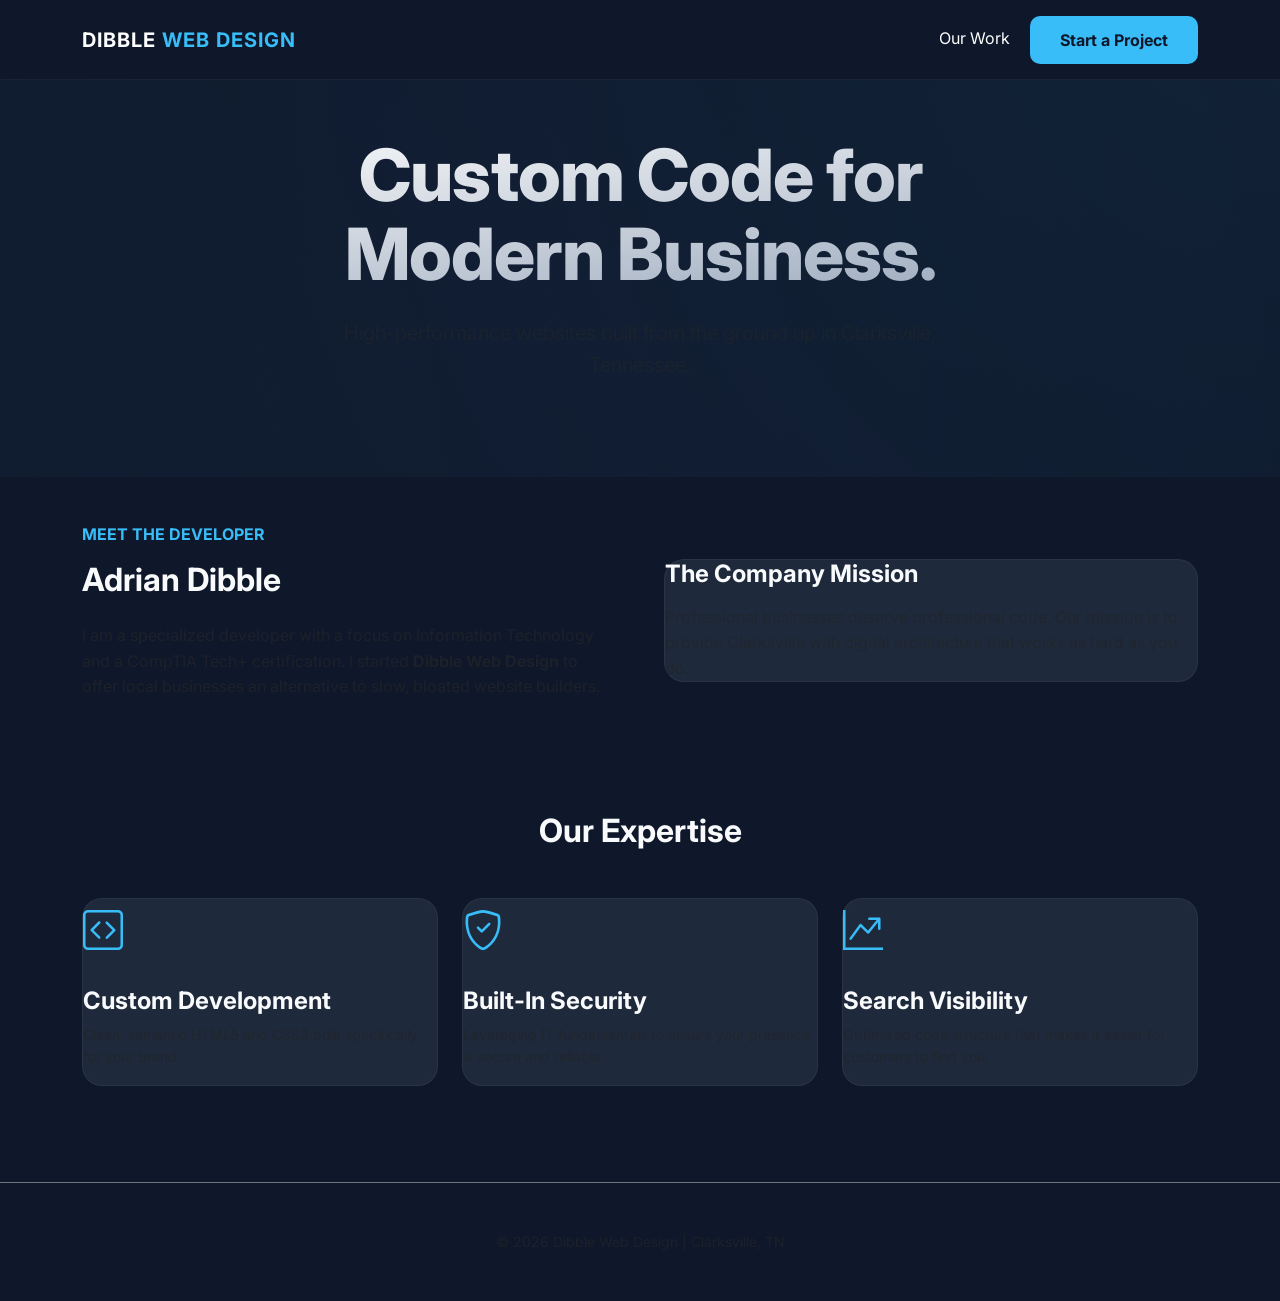
<file: index.html>
<!DOCTYPE html>
<html lang="en">
<head>
    <meta charset="UTF-8">
    <meta name="viewport" content="width=device-width, initial-scale=1.0">
    <title>Dibble Web Design | Professional Development</title>
    <link href="https://fonts.googleapis.com/css2?family=Inter:wght@400;600;800&display=swap" rel="stylesheet">
    <link href="https://cdn.jsdelivr.net/npm/bootstrap@5.1.3/dist/css/bootstrap.min.css" rel="stylesheet">
    <link rel="stylesheet" href="https://cdn.jsdelivr.net/npm/bootstrap-icons@1.9.1/font/bootstrap-icons.css">
    <link rel="stylesheet" href="css/style.css">
</head>
<body>

    <nav class="navbar navbar-expand-lg navbar-dark fixed-top">
        <div class="container">
            <a class="navbar-brand fw-bold" href="index.html">DIBBLE <span class="text-accent">WEB DESIGN</span></a>
            <div class="ms-auto">
                <a href="work.html" class="nav-link d-inline-block text-white me-3">Our Work</a>
                <a href="commission.html" class="btn btn-primary">Start a Project</a>
            </div>
        </div>
    </nav>

    <header class="hero-section text-center">
        <div class="container">
            <h1 class="display-2">Custom Code for<br>Modern Business.</h1>
            <p class="lead text-muted mx-auto mt-3" style="max-width: 650px;">High-performance websites built from the ground up in Clarksville, Tennessee.</p>
        </div>
    </header>

    <section class="py-5">
        <div class="container">
            <div class="row g-5 align-items-center">
                <div class="col-lg-6">
                    <h6 class="text-accent fw-bold text-uppercase mb-3">Meet the Developer</h6>
                    <h2 class="fw-bold mb-4">Adrian Dibble</h2>
                    <p class="text-muted">I am a specialized developer with a focus on Information Technology and a CompTIA Tech+ certification. I started <strong>Dibble Web Design</strong> to offer local businesses an alternative to slow, bloated website builders.</p>
                </div>
                <div class="col-lg-6">
                    <div class="prof-card">
                        <h4 class="fw-bold mb-3">The Company Mission</h4>
                        <p class="text-muted mb-0">Professional businesses deserve professional code. Our mission is to provide Clarksville with digital architecture that works as hard as you do.</p>
                    </div>
                </div>
            </div>
        </div>
    </section>

    <section class="py-5">
        <div class="container">
            <h2 class="text-center fw-bold mb-5">Our Expertise</h2>
            <div class="row g-4">
                <div class="col-md-4">
                    <div class="prof-card h-100">
                        <i class="bi bi-code-square text-accent fs-1"></i>
                        <h4 class="mt-4 fw-bold">Custom Development</h4>
                        <p class="text-muted small">Clean, semantic HTML5 and CSS3 built specifically for your brand.</p>
                    </div>
                </div>
                <div class="col-md-4">
                    <div class="prof-card h-100">
                        <i class="bi bi-shield-check text-accent fs-1"></i>
                        <h4 class="mt-4 fw-bold">Built-In Security</h4>
                        <p class="text-muted small">Leveraging IT fundamentals to ensure your presence is secure and reliable.</p>
                    </div>
                </div>
                <div class="col-md-4">
                    <div class="prof-card h-100">
                        <i class="bi bi-graph-up-arrow text-accent fs-1"></i>
                        <h4 class="mt-4 fw-bold">Search Visibility</h4>
                        <p class="text-muted small">Optimized code structure that makes it easier for customers to find you.</p>
                    </div>
                </div>
            </div>
        </div>
    </section>

    <footer class="py-5 text-center border-top border-secondary mt-5">
        <p class="text-muted small mb-0">&copy; 2026 Dibble Web Design | Clarksville, TN</p>
    </footer>

</body>
</html>
</file>
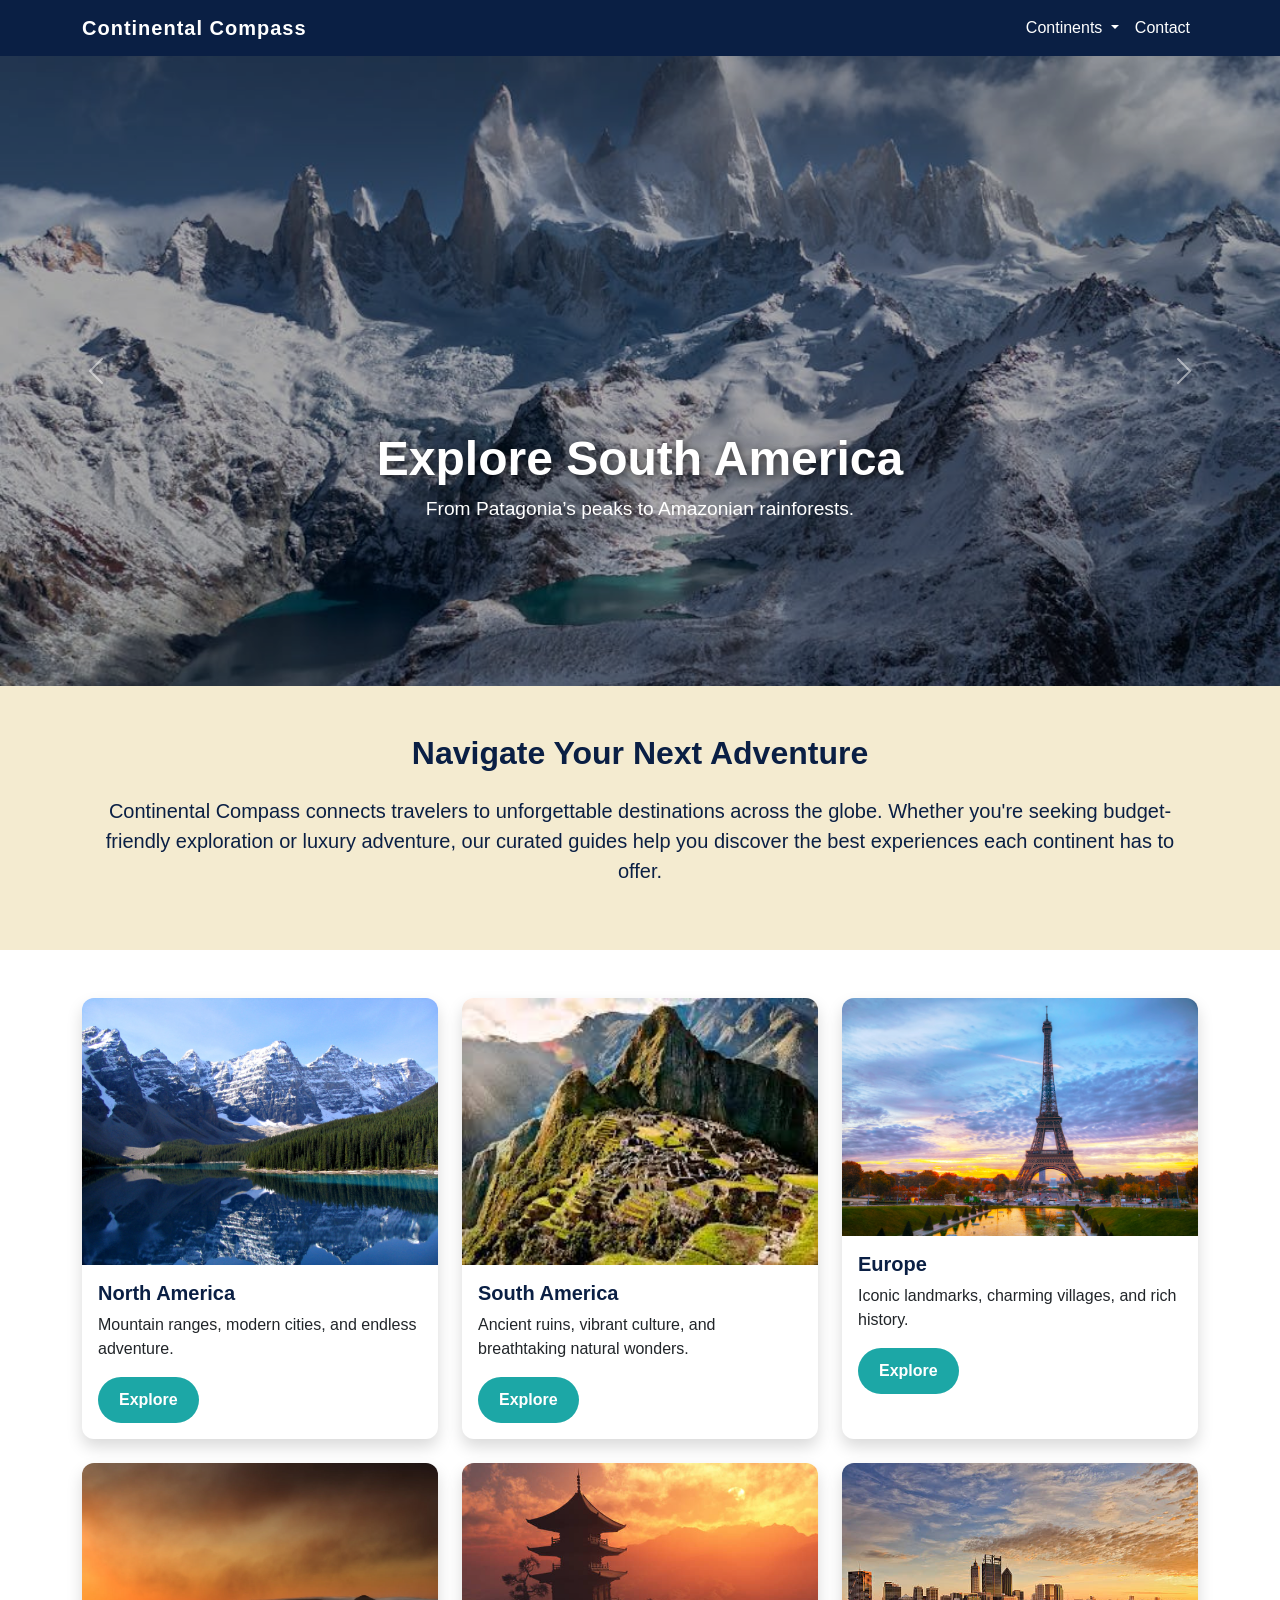
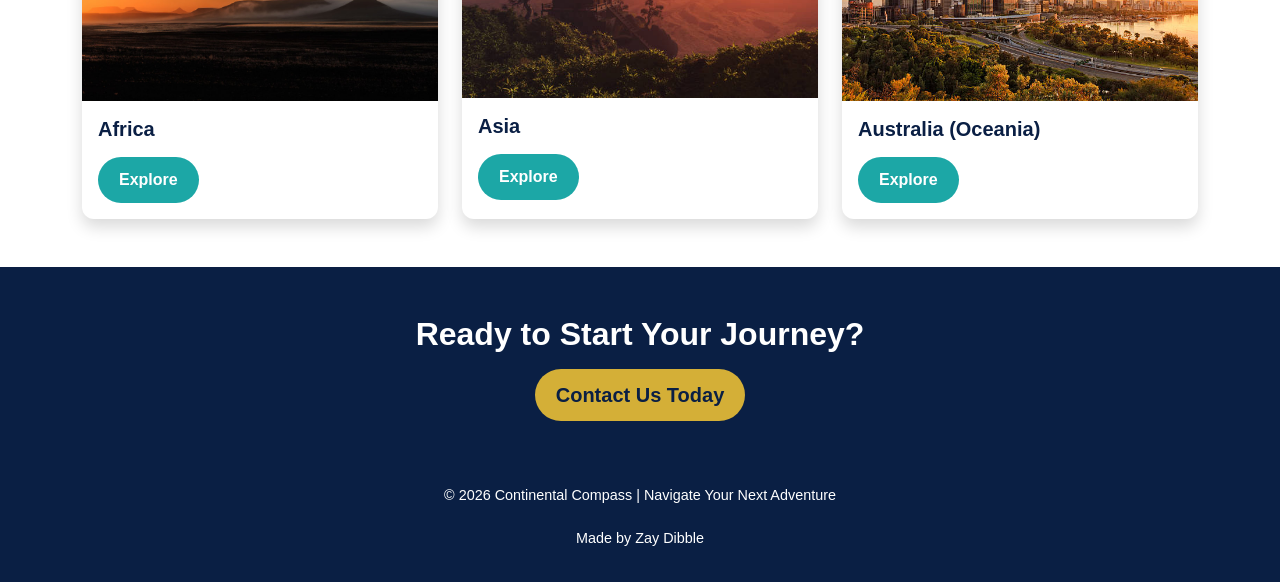
<file: assets/projects/continental-compass/index.html>
<!DOCTYPE html>
<html lang="en">
<head>
    <meta charset="UTF-8">
    <meta name="viewport" content="width=device-width, initial-scale=1.0">
    <title>Continental Compass</title>

    <!-- Bootstrap CSS -->
    <link href="https://cdn.jsdelivr.net/npm/bootstrap@5.1.3/dist/css/bootstrap.min.css" rel="stylesheet" integrity="sha384-1BmE4kWBq78iYhFldvKuhfTAU6auU8tT94WrHftjDbrCEXSU1oBoqyl2QvZ6jIW3" crossorigin="anonymous">
    <link rel="stylesheet" href="https://cdn.jsdelivr.net/npm/bootstrap-icons@1.9.1/font/bootstrap-icons.css">
    
    <!-- Bootstrap JavaScript -->
    <script src="https://cdn.jsdelivr.net/npm/bootstrap@5.1.3/dist/js/bootstrap.bundle.min.js" integrity="sha384-ka7Sk0Gln4gmtz2MlQnikT1wXgYsOg+OMhuP+IlRH9sENBO0LRn5q+8nbTov4+1p" crossorigin="anonymous"></script>
        
    <!-- Personal CSS -->
    <link rel="stylesheet" href="style.css" type="text/css">
</head>

<body>

<!-- ================= NAVBAR ================= -->
<nav class="navbar navbar-expand-lg navbar-dark" style="background-color:#0A1F44;">
  <div class="container">
    <a class="navbar-brand fw-bold" href="index.html">
      Continental Compass
    </a>

    <button class="navbar-toggler" type="button"
      data-bs-toggle="collapse"
      data-bs-target="#navbarNav"
      aria-controls="navbarNav"
      aria-expanded="false"
      aria-label="Toggle navigation">
      <span class="navbar-toggler-icon"></span>
    </button>

    <div class="collapse navbar-collapse" id="navbarNav">
      <ul class="navbar-nav ms-auto">

        <!-- Dropdown -->
        <li class="nav-item dropdown">
          <a class="nav-link dropdown-toggle" href="#" role="button"
             data-bs-toggle="dropdown" aria-expanded="false">
            Continents
          </a>
          <ul class="dropdown-menu">
            <li><a class="dropdown-item" href="zia.html">North America</a></li>
            <li><a class="dropdown-item" href="adrian.html">South America</a></li>
            <li><a class="dropdown-item" href="anthony.html">Europe</a></li>
            <li><a class="dropdown-item" href="kyle.html">Africa</a></li>
            <li><a class="dropdown-item" href="kel.html">Asia</a></li>
            <li><a class="dropdown-item" href="Frank.html">Australia (Oceania)</a></li>
          </ul>
        </li>

        <!-- Contact -->
        <li class="nav-item">
          <a class="nav-link" href="#"
             data-bs-toggle="modal"
             data-bs-target="#contactModal">
            Contact
          </a>
        </li>

      </ul>
    </div>
  </div>
</nav>


<!-- ================= HERO CAROUSEL ================= -->
<div id="heroCarousel" class="carousel slide" data-bs-ride="carousel">

  <div class="carousel-inner">

    <div class="carousel-item active">
      <img src="images/patagonia.jpg" class="d-block w-100 img-fluid" alt="Snow-covered Patagonia mountains in South America">
      <div class="carousel-caption d-none d-md-block">
        <h1 class="fw-bold">Explore South America</h1>
        <p>From Patagonia’s peaks to Amazonian rainforests.</p>
      </div>
    </div>

    <div class="carousel-item">
      <img src="images/santorini.jpg" class="d-block w-100 img-fluid" alt="White buildings overlooking Santorini, Greece">
      <div class="carousel-caption d-none d-md-block">
        <h1 class="fw-bold">Discover Europe</h1>
        <p>Luxury escapes and historic beauty await.</p>
      </div>
    </div>

    <div class="carousel-item">
      <img src="images/safari.jpg" class="d-block w-100 img-fluid" alt="African safari landscape at sunset">
      <div class="carousel-caption d-none d-md-block">
        <h1 class="fw-bold">Adventure Across Africa</h1>
        <p>Wild landscapes and unforgettable experiences.</p>
      </div>
    </div>

  </div>

  <button class="carousel-control-prev" type="button"
    data-bs-target="#heroCarousel" data-bs-slide="prev"
    aria-label="Previous Slide">
    <span class="carousel-control-prev-icon"></span>
  </button>

  <button class="carousel-control-next" type="button"
    data-bs-target="#heroCarousel" data-bs-slide="next"
    aria-label="Next Slide">
    <span class="carousel-control-next-icon"></span>
  </button>
</div>


<!-- ================= ABOUT SECTION ================= -->
<section class="py-5" style="background-color:#F4EBD0;">
  <div class="container text-center">
    <h2 class="mb-4" style="color:#0A1F44;">Navigate Your Next Adventure</h2>
    <p class="lead">
      Continental Compass connects travelers to unforgettable destinations across the globe.
      Whether you're seeking budget-friendly exploration or luxury adventure, our curated
      guides help you discover the best experiences each continent has to offer.
    </p>
  </div>
</section>


<!-- ================= FEATURED CONTINENTS ================= -->
<section class="py-5">
  <div class="container">
    <div class="row g-4">

      <div class="col-12 col-md-4">
        <div class="card h-100 shadow">
          <img src="images/banff.jpg" class="card-img-top img-fluid" alt="Banff National Park in Canada">
          <div class="card-body">
            <h5 class="card-title">North America</h5>
            <p class="card-text">
              Mountain ranges, modern cities, and endless adventure.
            </p>
            <a href="zia.html" class="btn" style="background-color:#1CA7A6; color:white;">
              Explore
            </a>
          </div>
        </div>
      </div>

      <div class="col-12 col-md-4">
        <div class="card h-100 shadow">
          <img src="images/machu-picchu.jpg" class="card-img-top img-fluid" alt="Machu Picchu ruins in Peru">
          <div class="card-body">
            <h5 class="card-title">South America</h5>
            <p class="card-text">
              Ancient ruins, vibrant culture, and breathtaking natural wonders.
            </p>
            <a href="adrian.html" class="btn" style="background-color:#1CA7A6; color:white;">
              Explore
            </a>
          </div>
        </div>
      </div>

      <div class="col-12 col-md-4">
        <div class="card h-100 shadow">
          <img src="images/eiffel-tower.jpg" class="card-img-top img-fluid" alt="Eiffel Tower in Paris">
          <div class="card-body">
            <h5 class="card-title">Europe</h5>
            <p class="card-text">
              Iconic landmarks, charming villages, and rich history.
            </p>
            <a href="anthony.html" class="btn" style="background-color:#1CA7A6; color:white;">
              Explore
            </a>
          </div>
        </div>
      </div>

      <div class="col-12 col-md-4">
        <div class="card h-100 shadow">
          <img src="images/african-landscape.jpg" class="card-img-top img-fluid" alt="African Landscape">
          <div class="card-body">
            <h5 class="card-title">Africa</h5>
            <p class="card-text">

            </p>
            <a href="kyle.html" class="btn" style="background-color:#1CA7A6; color:white;">
              Explore
            </a>
          </div>
        </div>
      </div>

      <div class="col-12 col-md-4">
        <div class="card h-100 shadow">
          <img src="images/Asian-landscape.jpg" class="card-img-top img-fluid" alt="Asia Landscape">
          <div class="card-body">
            <h5 class="card-title">Asia</h5>
            <p class="card-text">

            </p>
            <a href="kel.html" class="btn" style="background-color:#1CA7A6; color:white;">
              Explore
            </a>
          </div>
        </div>
      </div>

      <div class="col-12 col-md-4">
        <div class="card h-100 shadow">
          <img src="images/australia.jpg" class="card-img-top img-fluid" alt="">
          <div class="card-body">
            <h5 class="card-title">Australia (Oceania)</h5>
            <p class="card-text">

            </p>
            <a href="Frank.html" class="btn" style="background-color:#1CA7A6; color:white;">
              Explore
            </a>
          </div>
        </div>
      </div>
    </div>
  </div>
</section>


<!-- ================= CALL TO ACTION ================= -->
<section class="py-5 text-center" style="background-color:#0A1F44; color:white;">
  <div class="container">
    <h2 class="mb-3">Ready to Start Your Journey?</h2>
    <button type="button"
      class="btn btn-lg"
      style="background-color:#D4AF37; color:#0A1F44;"
      data-bs-toggle="modal"
      data-bs-target="#contactModal">
      Contact Us Today
    </button>
  </div>
</section>


<!-- ================= FOOTER ================= -->
<footer class="text-center py-3" style="background-color:#0A1F44; color:white;">
  <p class="mb-0">© 2026 Continental Compass | Navigate Your Next Adventure</p>
  <br>
  <p>Made by Zay Dibble</p>
</footer>


<!-- ================= CONTACT MODAL ================= -->
<div class="modal fade" id="contactModal" tabindex="-1" aria-labelledby="contactModalLabel" aria-hidden="true">
  <div class="modal-dialog">
    <div class="modal-content">

      <div class="modal-header">
        <h5 class="modal-title" id="contactModalLabel">Contact Continental Compass</h5>
        <button type="button" class="btn-close" data-bs-dismiss="modal" aria-label="Close"></button>
      </div>

      <div class="modal-body">
        <form>
          <div class="mb-3">
            <label for="fullName" class="form-label">Full Name</label>
            <input type="text" class="form-control" id="fullName">
          </div>

          <div class="mb-3">
            <label for="emailAddress" class="form-label">Email Address</label>
            <input type="email" class="form-control" id="emailAddress">
          </div>

          <div class="mb-3">
            <label for="destinationInterest" class="form-label">Destination Interest</label>
            <select class="form-select" id="destinationInterest">
              <option>South America</option>
              <option>Europe</option>
              <option>Africa</option>
              <option>Asia</option>
              <option>Australia</option>
            </select>
          </div>

          <div class="mb-3">
            <label for="messageText" class="form-label">Message</label>
            <textarea class="form-control" id="messageText" rows="3"></textarea>
          </div>

          <button type="submit" class="btn w-100" style="background-color:#1CA7A6; color:white;">
            Submit Inquiry
          </button>
        </form>
      </div>

    </div>
  </div>
</div>

</body>
</html>
</file>
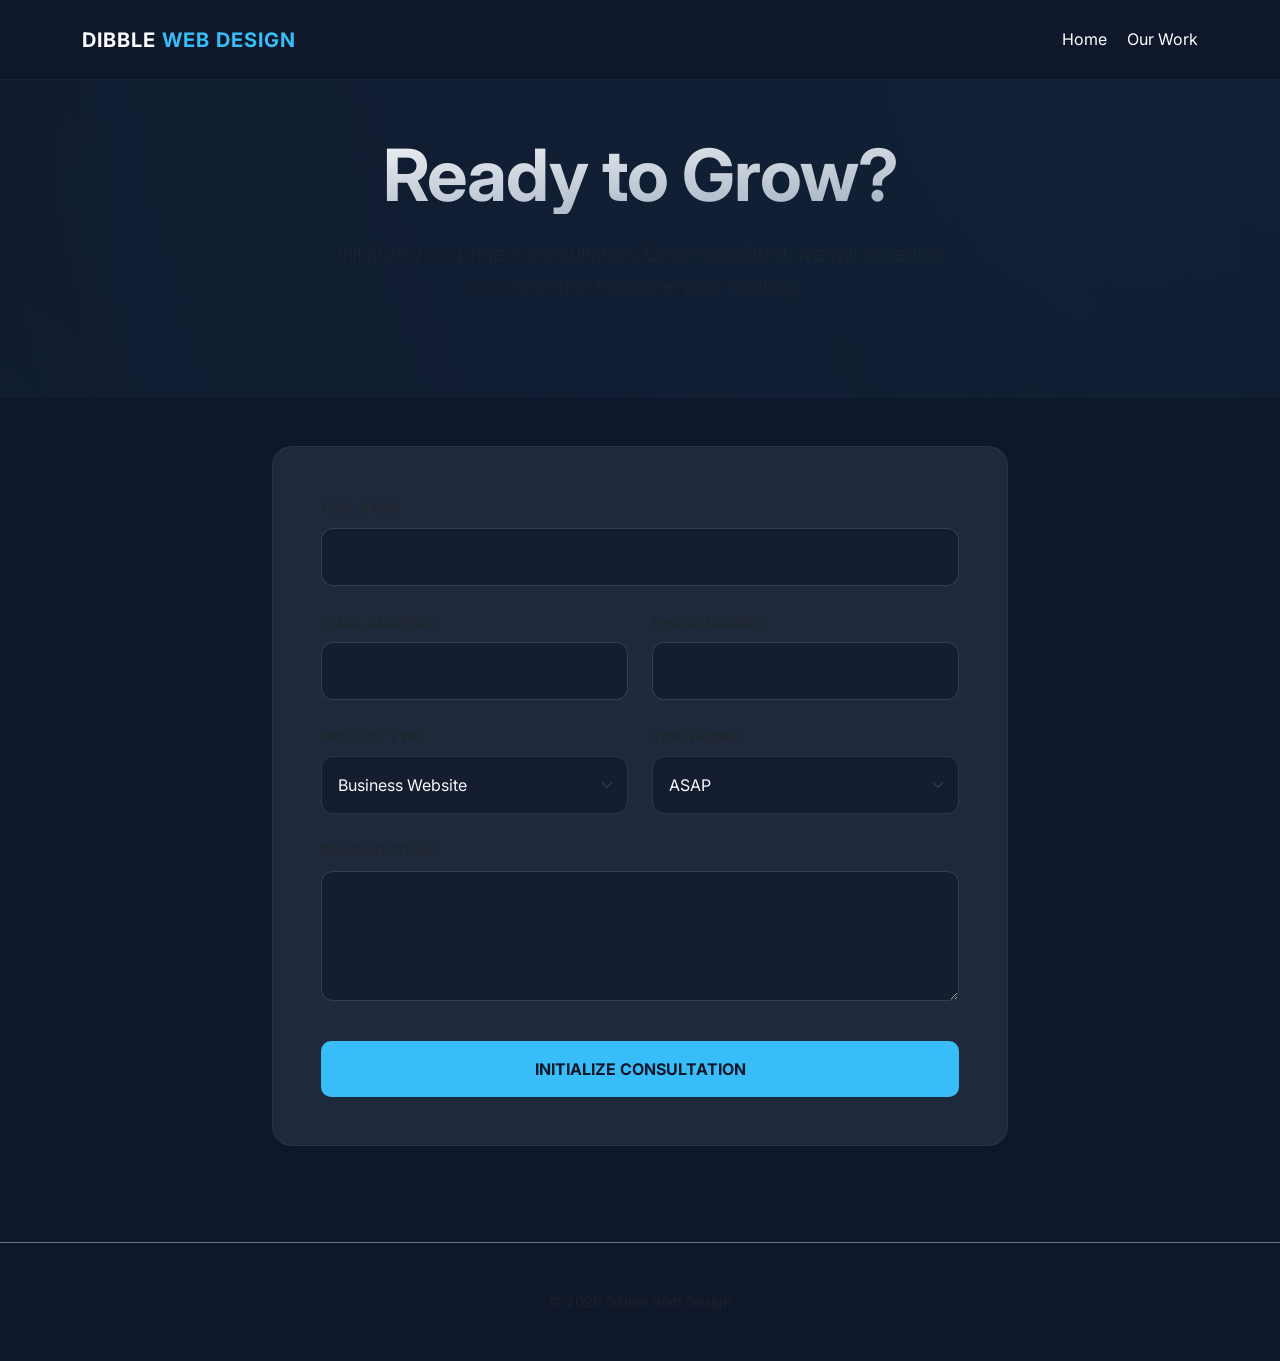
<file: commission.html>
<!DOCTYPE html>
<html lang="en">
<head>
    <meta charset="UTF-8">
    <meta name="viewport" content="width=device-width, initial-scale=1.0">
    <title>Start a Project | Dibble Web Design</title>
    <link href="https://fonts.googleapis.com/css2?family=Inter:wght@400;600;800&display=swap" rel="stylesheet">
    <link href="https://cdn.jsdelivr.net/npm/bootstrap@5.1.3/dist/css/bootstrap.min.css" rel="stylesheet">
    <link rel="stylesheet" href="https://cdn.jsdelivr.net/npm/bootstrap-icons@1.9.1/font/bootstrap-icons.css">
    <link rel="stylesheet" href="css/style.css">
</head>
<body>

    <nav class="navbar navbar-expand-lg navbar-dark fixed-top">
        <div class="container">
            <a class="navbar-brand fw-bold" href="index.html">DIBBLE <span class="text-accent">WEB DESIGN</span></a>
            <div class="ms-auto">
                <a href="index.html" class="nav-link d-inline-block text-white me-3">Home</a>
                <a href="work.html" class="nav-link d-inline-block text-white">Our Work</a>
            </div>
        </div>
    </nav>

    <header class="hero-section text-center">
        <div class="container">
            <h1 class="display-3 fw-bold">Ready to <span class="text-accent">Grow?</span></h1>
            <p class="lead text-muted mx-auto mt-3" style="max-width: 650px;">Initialize your project consultation. Once submitted, we will schedule a conference to outline your strategy.</p>
        </div>
    </header>

    <section class="container py-5 mb-5">
        <div class="row justify-content-center">
            <div class="col-lg-8">
                <div class="prof-card p-4 p-md-5">
                    <form action="https://formspree.io/f/xaqalola" method="POST">
                        <div class="row g-4">
                            <div class="col-md-12"><label class="small fw-bold text-muted mb-2">FULL NAME</label><input type="text" name="name" class="form-control p-3" required></div>
                            <div class="col-md-6"><label class="small fw-bold text-muted mb-2">EMAIL ADDRESS</label><input type="email" name="email" class="form-control p-3"></div>
                            <div class="col-md-6"><label class="small fw-bold text-muted mb-2">PHONE NUMBER</label><input type="tel" name="phone" class="form-control p-3"></div>
                            <div class="col-md-6">
                                <label class="small fw-bold text-muted mb-2">PROJECT TYPE</label>
                                <select name="type" class="form-select p-3">
                                    <option value="business">Business Website</option>
                                    <option value="store">Online Store</option>
                                    <option value="custom">Custom Application</option>
                                </select>
                            </div>
                            <div class="col-md-6">
                                <label class="small fw-bold text-muted mb-2">TIME FRAME</label>
                                <select name="deadline" class="form-select p-3">
                                    <option value="asap">ASAP</option>
                                    <option value="month">1 Month</option>
                                    <option value="flexible">Flexible</option>
                                </select>
                            </div>
                            <div class="col-12">
                                <label class="small fw-bold text-muted mb-2">ROUGH OUTLINE</label>
                                <textarea name="message" class="form-control p-3" rows="4"></textarea>
                            </div>
                            <div class="col-12"><button type="submit" class="btn btn-primary w-100 py-3 mt-3">INITIALIZE CONSULTATION</button></div>
                        </div>
                        <input type="hidden" name="_next" value="https://adriand07.github.io/dibble-web-design/index.html">
                    </form>
                </div>
            </div>
        </div>
    </section>

    <footer class="py-5 text-center mt-5 border-top border-secondary">
        <p class="text-muted small mb-0">&copy; 2026 Dibble Web Design</p>
    </footer>

</body>
</html>
</file>
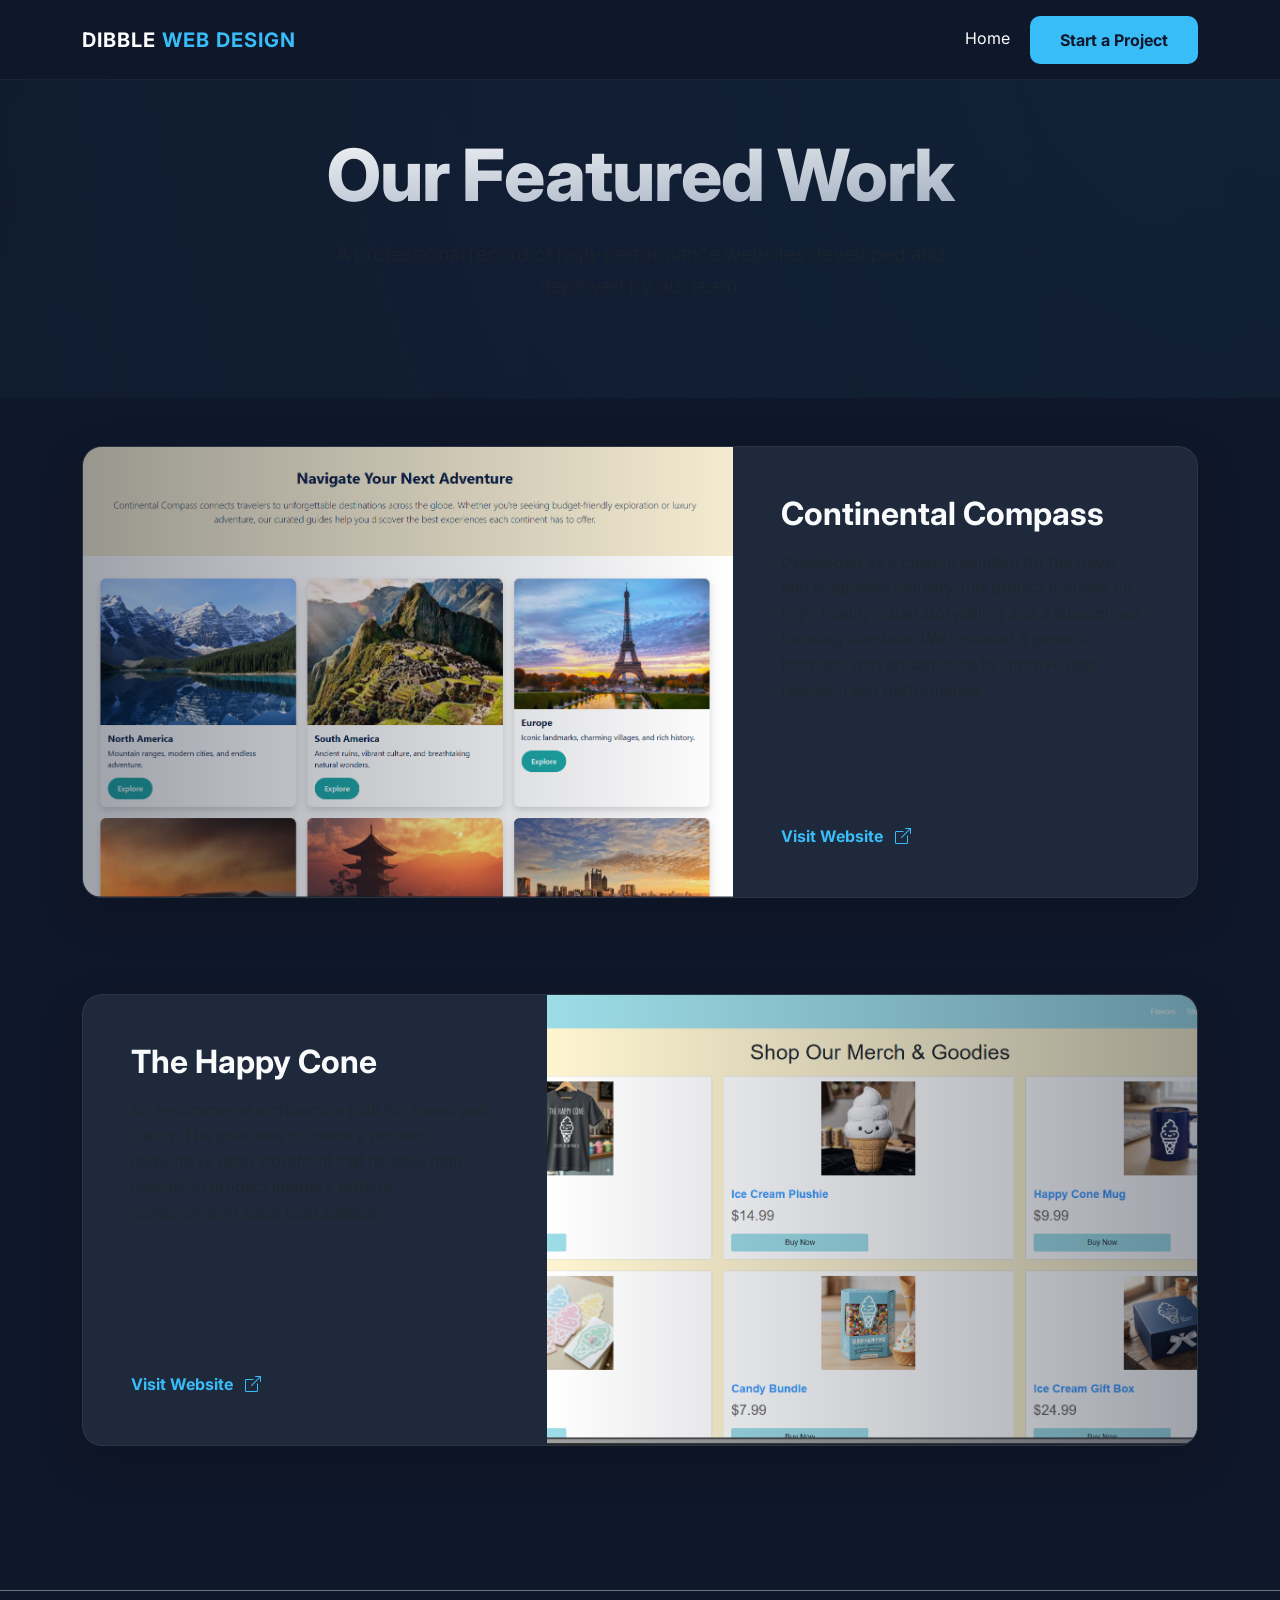
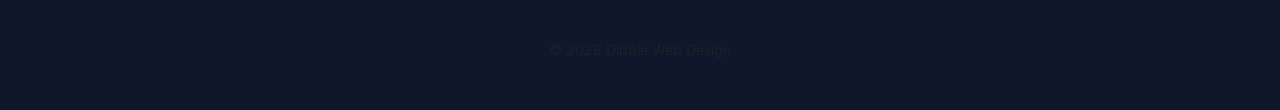
<file: work.html>
<!DOCTYPE html>
<html lang="en">
<head>
    <meta charset="UTF-8">
    <meta name="viewport" content="width=device-width, initial-scale=1.0">
    <title>Featured Work | Dibble Web Design</title>
    <link href="https://fonts.googleapis.com/css2?family=Inter:wght@400;600;800&display=swap" rel="stylesheet">
    <link href="https://cdn.jsdelivr.net/npm/bootstrap@5.1.3/dist/css/bootstrap.min.css" rel="stylesheet">
    <link rel="stylesheet" href="https://cdn.jsdelivr.net/npm/bootstrap-icons@1.9.1/font/bootstrap-icons.css">
    <link rel="stylesheet" href="css/style.css">
</head>
<body>

    <nav class="navbar navbar-expand-lg navbar-dark fixed-top">
        <div class="container">
            <a class="navbar-brand fw-bold" href="index.html">DIBBLE <span class="text-accent">WEB DESIGN</span></a>
            <div class="ms-auto">
                <a href="index.html" class="nav-link d-inline-block text-white me-3">Home</a>
                <a href="commission.html" class="btn btn-primary">Start a Project</a>
            </div>
        </div>
    </nav>

    <header class="hero-section text-center">
        <div class="container">
            <h1 class="display-3">Our Featured Work</h1>
            <p class="lead text-muted mx-auto mt-3" style="max-width: 650px;">A professional record of high-performance websites developed and deployed by our team.</p>
        </div>
    </header>

    <section class="container py-5">
        <div class="row g-5">
            
            <div class="col-12 mb-5">
                <div class="prof-card p-0 overflow-hidden shadow-lg">
                    <div class="row g-0">
                        <div class="col-lg-7">
                            <div class="position-relative">
                                <img src="assets/continental-compass.jpg" class="img-fluid w-100" style="height: 450px; object-fit: cover; object-position: top;" alt="Continental Compass Preview">
                                <div class="position-absolute top-0 start-0 w-100 h-100" style="background: linear-gradient(to right, rgba(15, 23, 42, 0.4), transparent);"></div>
                            </div>
                        </div>
                        <div class="col-lg-5 p-4 p-md-5 d-flex flex-column justify-content-center">
                            <h2 class="fw-bold mb-3">Continental Compass</h2>
                            <p class="text-muted mb-4">Developed as a custom solution for the travel and hospitality industry, this project focused on high-fidelity visual storytelling and a streamlined booking interface. We replaced a generic template with artisan code to improve user retention and performance.</p>
                            
                            <div class="mt-auto">
                                <a href="assets/projects/continental-compass/index.html" target="_blank" class="text-accent text-decoration-none fw-bold">
                                    Visit Website <i class="bi bi-box-arrow-up-right ms-2"></i>
                                </a>
                            </div>
                        </div>
                    </div>
                </div>
            </div>

            <div class="col-12 mb-5">
                <div class="prof-card p-0 overflow-hidden shadow-lg">
                    <div class="row g-0 flex-lg-row-reverse">
                        <div class="col-lg-7">
                            <div class="position-relative">
                                <img src="assets/happy-cone.jpg" class="img-fluid w-100" style="height: 450px; object-fit: cover; object-position: top;" alt="The Happy Cone Preview">
                                <div class="position-absolute top-0 start-0 w-100 h-100" style="background: linear-gradient(to left, rgba(15, 23, 42, 0.4), transparent);"></div>
                            </div>
                        </div>
                        <div class="col-lg-5 p-4 p-md-5 d-flex flex-column justify-content-center">
                            <h2 class="fw-bold mb-3">The Happy Cone</h2>
                            <p class="text-muted mb-4">An e-commerce architecture built for speed and clarity. The goal was to create a modern, responsive retail storefront that handles high-resolution product imagery without compromising page load speeds.</p>
                            
                            <div class="mt-auto">
                                <a href="assets/projects/happy-cone/adrian.html" target="_blank" class="text-accent text-decoration-none fw-bold">
                                    Visit Website <i class="bi bi-box-arrow-up-right ms-2"></i>
                                </a>
                            </div>
                        </div>
                    </div>
                </div>
            </div>

        </div>
    </section>


    <footer class="py-5 text-center mt-5 border-top border-secondary">
        <p class="text-muted small mb-0">&copy; 2026 Dibble Web Design</p>
    </footer>

</body>
</html>
</file>
<file: css/style.css>
:root {
    --bg-dark: #0f172a;     
    --bg-card: #1e293b;       
    --accent: #38bdf8;        
    --text-main: #f8fafc;    
    --text-muted: #94a3b8;   
    --nav-height: 80px;
}

body {
    background-color: var(--bg-dark);
    color: var(--text-main);
    font-family: 'Inter', sans-serif;
    line-height: 1.6;
    margin: 0;
    padding: 0;
    overflow-x: hidden;
}

.navbar {
    height: var(--nav-height);
    background: rgba(15, 23, 42, 0.8) !important;
    backdrop-filter: blur(12px);
    -webkit-backdrop-filter: blur(12px);
    border-bottom: 1px solid rgba(255, 255, 255, 0.05);
    z-index: 1050;
}

.navbar-brand {
    font-size: 1.25rem;
    letter-spacing: 1px;
}

.hero-section {
    padding: clamp(100px, 15vh, 160px) 0 80px;
    background: 
        radial-gradient(circle at top right, rgba(56, 189, 248, 0.06), transparent),
        radial-gradient(circle at bottom left, rgba(56, 189, 248, 0.03), transparent);
}

.hero-section h1 {
    font-weight: 800;
    font-size: clamp(2.2rem, 8vw, 4.5rem) !important;
    letter-spacing: -1px;
    line-height: 1.1;
    background: linear-gradient(to bottom right, #ffffff, #94a3b8);
    -webkit-background-clip: text;
    -webkit-text-fill-color: transparent;
    margin-bottom: 1.5rem;
    padding: 0 15px; 
}

.hero-section p.lead {
    font-size: clamp(1rem, 4vw, 1.25rem);
    padding: 0 20px;
    color: var(--text-muted);
}

@media (max-width: 768px) {
    .hero-section {
        padding-top: 120px;
        text-align: center;
    }
    
    .prof-card {
        padding: 1.5rem;
        margin: 0 10px;
    }
    
    .prof-card img {
        height: 250px !important;
    }
}

.prof-card {
    background: var(--bg-card);
    border: 1px solid rgba(255, 255, 255, 0.05);
    border-radius: 20px;
    transition: all 0.4s cubic-bezier(0.165, 0.84, 0.44, 1);
    position: relative;
    z-index: 1;
}

.prof-card:hover {
    transform: translateY(-8px);
    border-color: rgba(56, 189, 248, 0.3);
    box-shadow: 0 30px 60px rgba(0, 0, 0, 0.4);
}

.prof-card img {
    transition: transform 0.6s ease;
}

.prof-card:hover img {
    transform: scale(1.03);
}

.form-control, .form-select {
    background-color: rgba(15, 23, 42, 0.6) !important;
    border: 1px solid rgba(255, 255, 255, 0.1) !important;
    color: var(--text-main) !important;
    border-radius: 12px;
    transition: all 0.3s ease;
}

.form-control:focus {
    border-color: var(--accent) !important;
    box-shadow: 0 0 0 4px rgba(56, 189, 248, 0.1) !important;
    background-color: rgba(15, 23, 42, 0.8) !important;
}

.form-control::placeholder {
    color: rgba(148, 163, 184, 0.5);
}

.btn-primary {
    background: var(--accent);
    border: none;
    color: var(--bg-dark);
    font-weight: 700;
    padding: 12px 30px;
    border-radius: 10px;
    transition: all 0.3s ease;
}

.btn-primary:hover {
    background: #7dd3fc;
    transform: translateY(-2px);
    box-shadow: 0 10px 20px rgba(56, 189, 248, 0.2);
}

.text-accent {
    color: var(--accent);
}

.letter-spacing-2 {
    letter-spacing: 2px;
}

.lightbox {
    display: none;
    position: fixed;
    z-index: 9999; 
    top: 0; left: 0; width: 100%; height: 100%;
    background: rgba(15, 23, 42, 0.95);
    backdrop-filter: blur(20px);
}

.lightbox:target {
    display: flex;
    align-items: center;
    justify-content: center;
}

.close-lightbox {
    position: absolute;
    top: 30px;
    right: 40px;
    font-size: 3rem;
    color: var(--accent);
    text-decoration: none;
}

@media (max-width: 992px) {
    .hero-section { padding: 120px 0 60px; }
    .hero-section h1 { font-size: 3.5rem; }
}

@media (max-width: 768px) {
    .hero-section h1 { font-size: 2.8rem; }
    .prof-card img { height: 300px !important; }
}
</file>
<file: assets/projects/continental-compass/style.css>
/* ===== COLOR VARIABLES ===== */
:root {
  --navy: #0A1F44;
  --teal: #1CA7A6;
  --sand: #F4EBD0;
  --gold: #D4AF37;
  --white: #ffffff;
}

/* ===== GLOBAL STYLES ===== */
body {
  font-family: 'Segoe UI', Tahoma, Geneva, Verdana, sans-serif;
  background-color: var(--white);
  color: var(--navy);
}

h1, h2, h3, h4, h5 {
  font-weight: 700;
}

section {
  padding-top: 60px;
  padding-bottom: 60px;
}

/* ===== NAVBAR ===== */
.navbar {
  background-color: var(--navy) !important;
}

.navbar-brand {
  font-weight: bold;
  letter-spacing: 1px;
}

.navbar .nav-link {
  color: var(--white) !important;
  transition: color 0.3s ease;
}

.navbar .nav-link:hover {
  color: var(--gold) !important;
}

/* Dropdown menu */
.dropdown-menu {
  border-radius: 8px;
}

.dropdown-item:hover {
  background-color: var(--sand);
  color: var(--navy);
}

/* ===== CAROUSEL ===== */
.carousel-item img {
  height: 70vh;
  object-fit: cover;
  filter: brightness(70%);
}

.carousel-caption {
  bottom: 20%;
}

.carousel-caption h1 {
  font-size: 3rem;
  color: var(--white);
  text-shadow: 2px 2px 10px rgba(0,0,0,0.7);
}

.carousel-caption p {
  font-size: 1.2rem;
  color: var(--white);
}

/* ===== ABOUT SECTION ===== */
section:nth-of-type(1) {
  background-color: var(--sand);
}

/* ===== CARDS ===== */
.card {
  border: none;
  border-radius: 12px;
  transition: transform 0.3s ease, box-shadow 0.3s ease;
}

.card img {
  border-top-left-radius: 12px;
  border-top-right-radius: 12px;
}

.card:hover {
  transform: translateY(-8px);
  box-shadow: 0 15px 30px rgba(0,0,0,0.15);
}

.card-title {
  color: var(--navy);
}

/* ===== BUTTONS ===== */
.btn {
  border-radius: 30px;
  font-weight: 600;
  padding: 10px 20px;
  transition: all 0.3s ease;
}

.btn-primary-custom {
  background-color: var(--teal);
  color: var(--white);
  border: none;
}

.btn-primary-custom:hover {
  background-color: var(--gold);
  color: var(--navy);
}

.btn-gold {
  background-color: var(--gold);
  color: var(--navy);
  border: none;
}

.btn-gold:hover {
  background-color: var(--teal);
  color: var(--white);
}

/* ===== CALL TO ACTION ===== */
.cta-section {
  background-color: var(--navy);
  color: var(--white);
}

/* ===== FOOTER ===== */
footer {
  background-color: var(--navy);
  color: var(--white);
  font-size: 0.9rem;
}

/* ===== MODAL ===== */
.modal-header {
  background-color: var(--navy);
  color: var(--white);
}

.modal-title {
  font-weight: bold;
}

.modal-content {
  border-radius: 12px;
}

/* ===== FORM FOCUS EFFECT ===== */
.form-control:focus,
.form-select:focus {
  border-color: var(--teal);
  box-shadow: 0 0 0 0.2rem rgba(28, 167, 166, 0.25);
}

/* ===== RESPONSIVE ADJUSTMENTS ===== */
@media (max-width: 768px) {
  .carousel-item img {
    height: 60vh;
  }

  .carousel-caption h1 {
    font-size: 2rem;
  }
}
</file>
